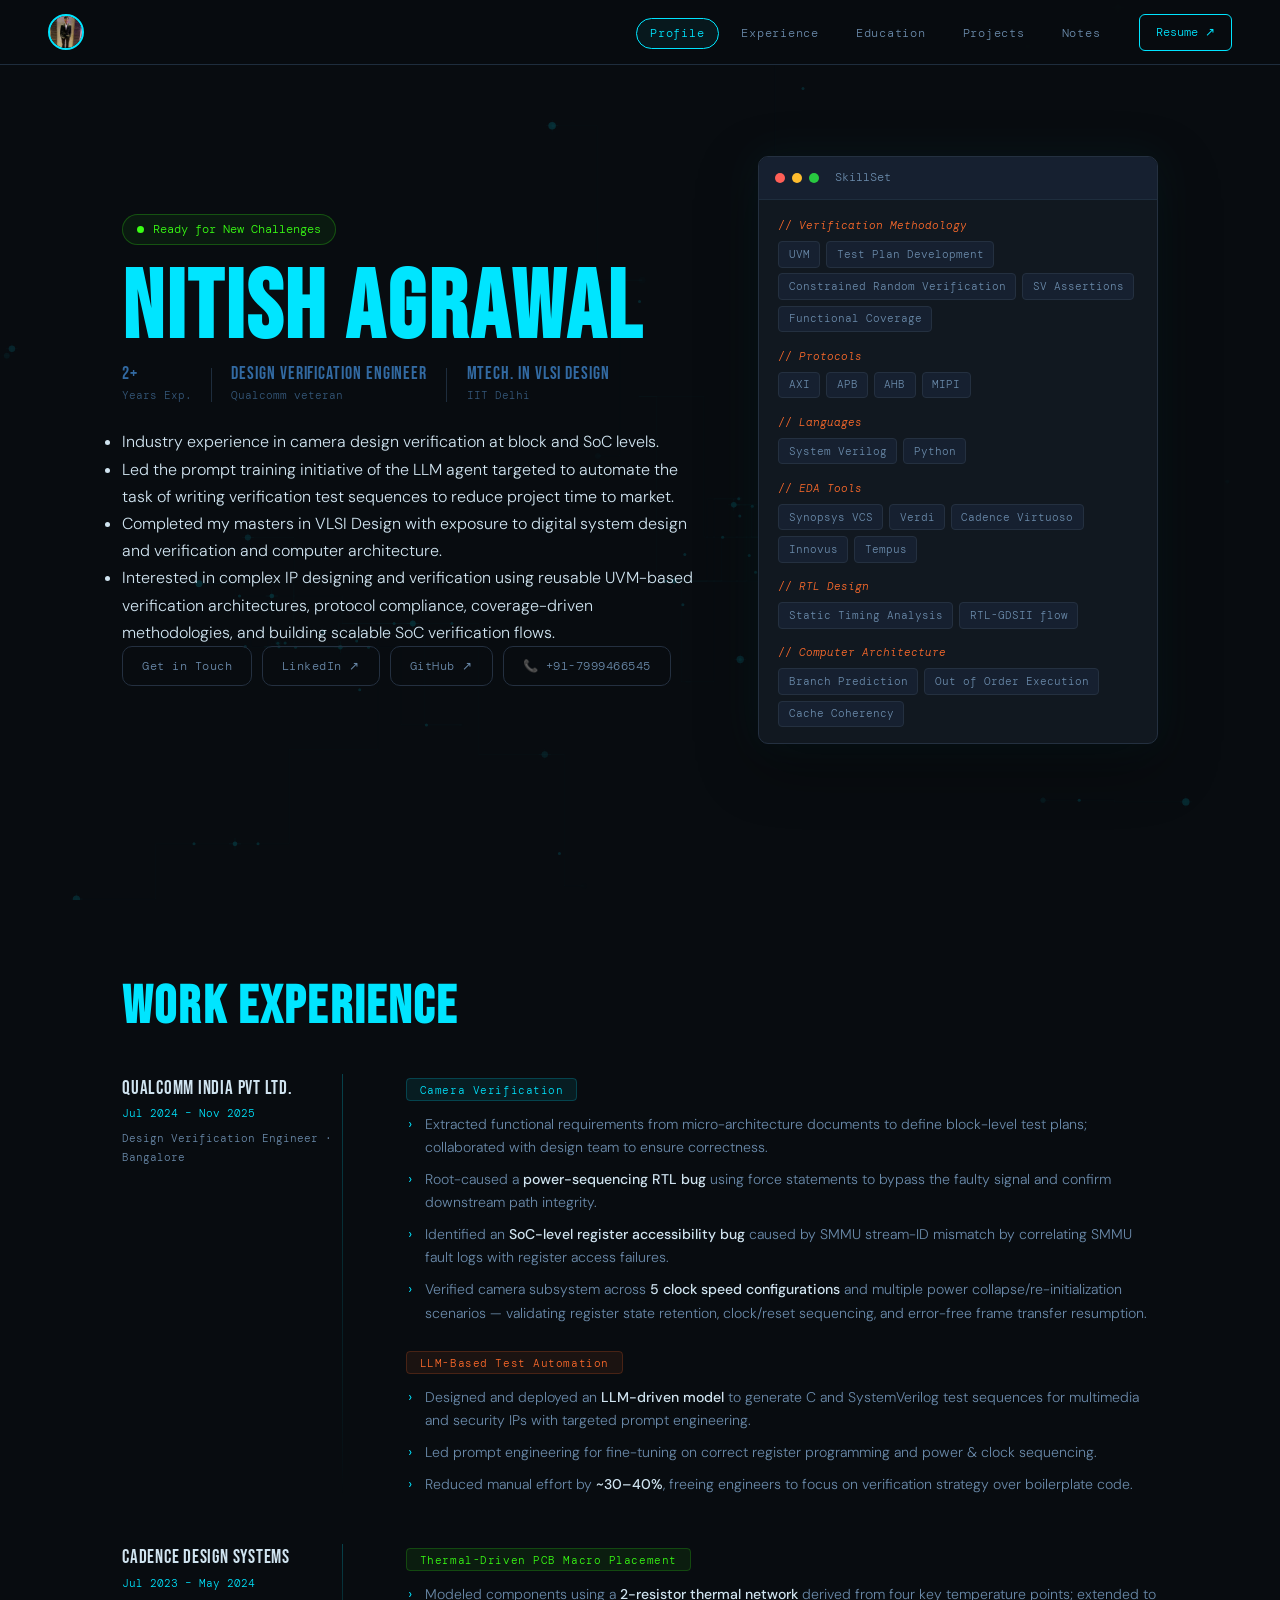
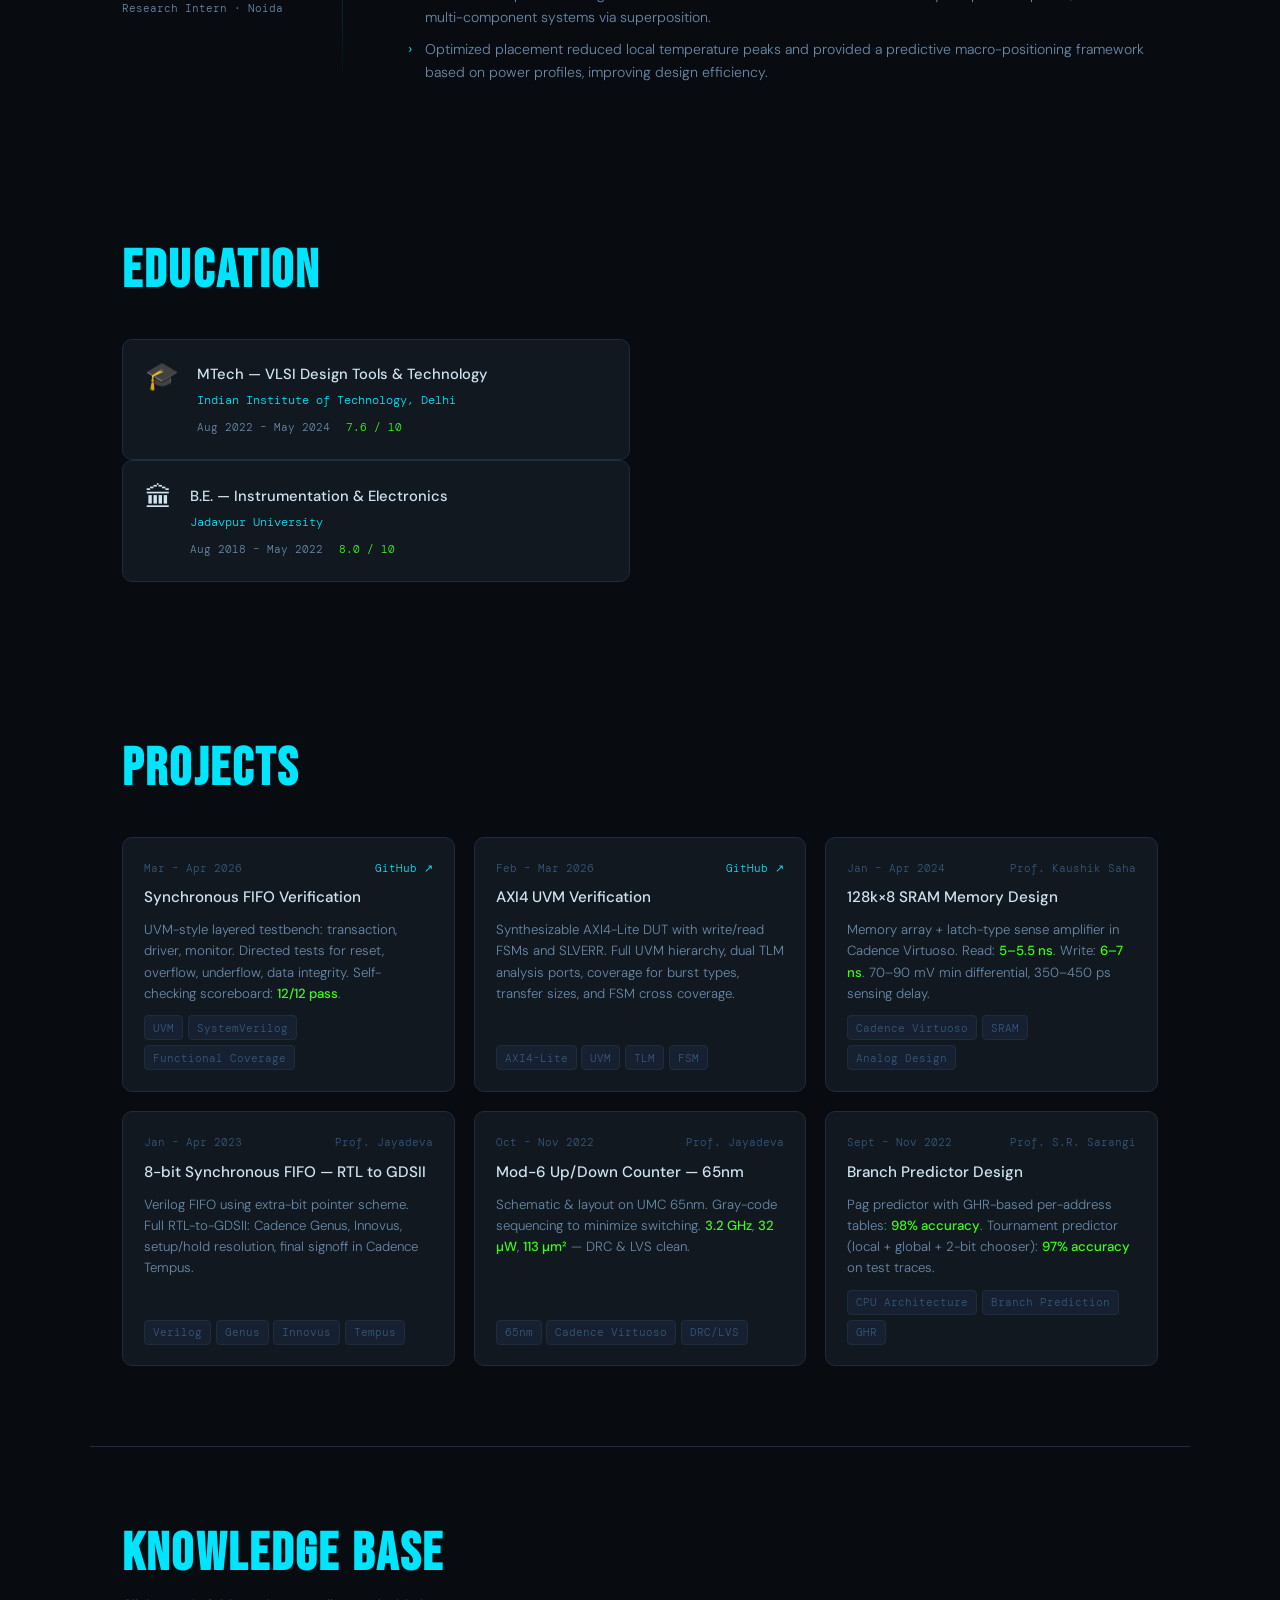
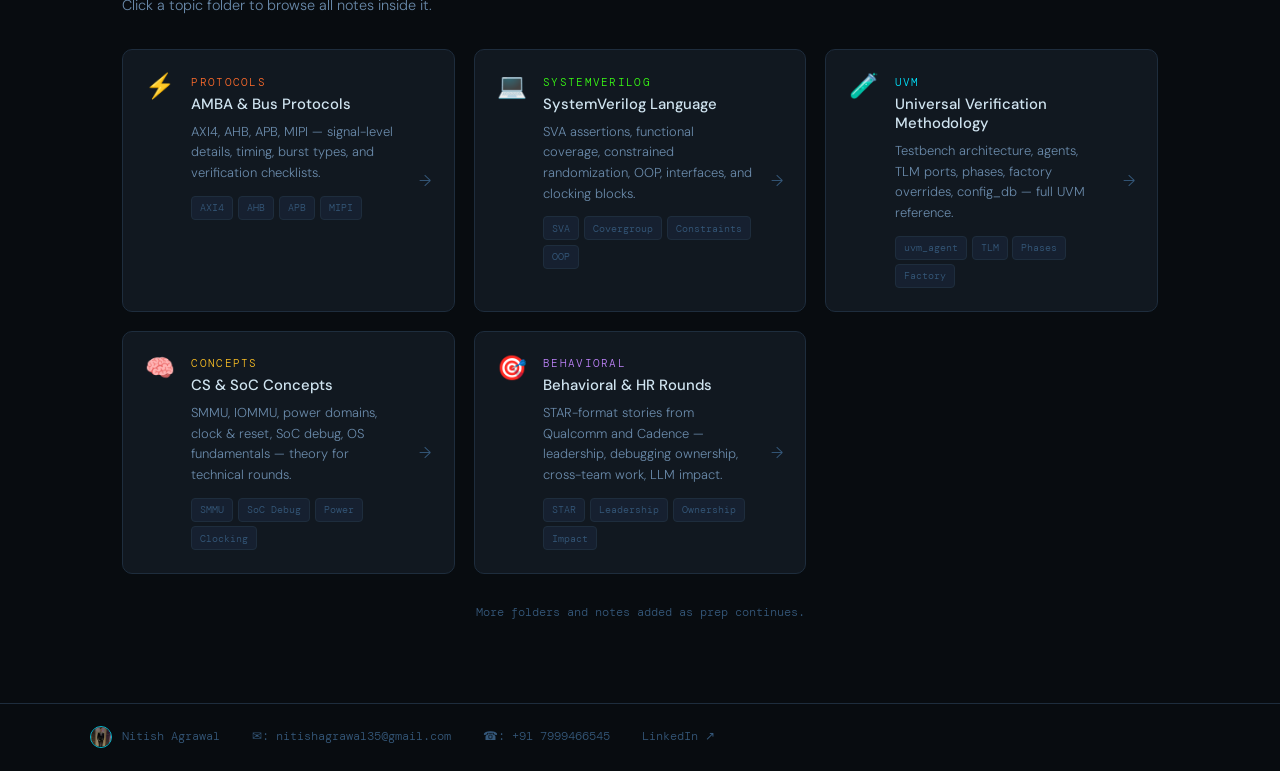
<file: index.html>
<!DOCTYPE html>
<html lang="en">
<head>
  <meta charset="UTF-8" />
  <meta name="viewport" content="width=device-width, initial-scale=1.0"/>
  <title>Nitish Agrawal — Design Verification Engineer</title>
  <link rel="stylesheet" href="style_new.css" />
  <link rel="preconnect" href="https://fonts.googleapis.com">
  <link href="https://fonts.googleapis.com/css2?family=Bebas+Neue&family=DM+Mono:ital,wght@0,400;0,500;1,400&family=DM+Sans:wght@300;400;500&display=swap" rel="stylesheet">
</head>
<body>

  <canvas id="circuitCanvas"></canvas>

  <nav id="mainNav">
    <div class="nav-logo">
      <a href="#profile" class="nav-avatar-link">
        <img src="profile.jpg" alt="Nitish Agrawal" class="nav-avatar-img" />
      </a>
    </div>

    <!-- Desktop links (hidden on mobile) -->
    <ul class="nav-links">
      <li><a href="#profile"    class="nav-link">Profile</a></li>
      <li><a href="#experience" class="nav-link">Experience</a></li>
      <li><a href="#education"  class="nav-link">Education</a></li>
      <li><a href="#projects"  class="nav-link">Projects</a></li>
      <li><a href="#notes"      class="nav-link">Notes</a></li>
     <!-- <li><a href="#contact"     class="nav-link">Contact</a></li>-->
    </ul>

    <!-- Resume — visible on desktop -->
    <a href="resume.pdf" class="nav-resume" target="_blank">Resume ↗</a>

      <!-- Hamburger — visible on mobile only -->
    <button class="nav-hamburger" id="navHamburger" aria-label="Open menu">
      <span></span><span></span><span></span>
    </button>
  </nav>

   <!-- Mobile drawer (slides down when hamburger tapped) -->
  <div class="nav-drawer" id="navDrawer">
    <ul>
      <li><a href="#profile">Profile</a></li>
      <li><a href="#experience">Experience</a></li>
      <li><a href="#education">Education</a></li>
      <li><a href="#projects">Projects</a></li>
      <li><a href="#notes">Notes</a></li>
      <li><a href="resume.pdf" target="_blank" class="drawer-resume">Resume ↗</a></li>
    </ul>
  </div>

  <!-- HERO -->
<section id="profile" class="section hero-section">

  <div class="hero-grid">

    <!-- LEFT SIDE -->
    <div class="hero-left">

      <div class="hero-badge">
        <span class="badge-dot"></span>
        Ready for New Challenges
      </div>

      <h1 class="accent-line hero-name single-line">
        Nitish <span >Agrawal</span>
      </h1>

       <div class="stat-row">
          <div class="stat-item"><span class="stat-num">2+</span><span class="stat-label">Years Exp.</span></div>
          <div class="stat-divider"></div>
          <div class="stat-item"><span class="stat-num">Design Verification Engineer</span><span class="stat-label">Qualcomm veteran</span></div>
          <div class="stat-divider"></div>
          <div class="stat-item"><span class="stat-num">MTech. in VLSI Design</span><span class="stat-label">IIT Delhi</span></div>
        </div>

      <div class="hero-bio">
      <ul>
        <li>Industry experience in camera design verification at block and SoC levels. </li>
        <li>Led the prompt training initiative of the LLM agent targeted to automate the task of writing verification test sequences to reduce project time to market.</li>
        <li>Completed my masters in VLSI Design with exposure to digital system design and verification and computer architecture.</li>
        <li>Interested in complex IP designing and verification using reusable UVM-based verification architectures, protocol compliance, coverage-driven methodologies, and building scalable SoC verification flows.</li>
      </ul>
    </div>
      
      <div class="hero-links">
          <a href="mailto:nitishagrawal35@gmail.com"       class="btn btn-ghost">Get in Touch</a>
          <a href="https://linkedin.com/in/nitish-agrawal" class="btn btn-ghost" target="_blank">LinkedIn ↗</a>
          <a href="https://github.com/nitish-agrawal"      class="btn btn-ghost" target="_blank">GitHub ↗</a>
          <a href="tel:+917999466545" class="btn btn-ghost" target="_blank">📞 +91-7999466545</a>
        </div> 

    </div>

    <!-- RIGHT SIDE -->
    <div class="hero-right">
      <!-- SKILLS -->
      <div class="hero-right">
        <div class="tech-card">
          <div class="tc-header">
            <span class="tc-dot red"></span>
            <span class="tc-dot yellow"></span>
            <span class="tc-dot green"></span>
            <span class="tc-title">SkillSet</span>
          </div>
          <div class="tc-body">
            <!-- Verification Methodology -->
            <div class="tc-section">
              <span class="tc-key">// Verification Methodology</span>
              <div class="tc-vals">
                <span>UVM</span>
                <span>Test Plan Development</span>
                <span>Constrained Random Verification</span>
                <span>SV Assertions</span>
                <span>Functional Coverage</span>
              </div>
            </div>
            <!-- Protocols -->
            <div class="tc-section">
              <span class="tc-key">// Protocols</span>
              <div class="tc-vals"><span>AXI</span><span>APB</span><span>AHB</span><span>MIPI</span></div>
            </div>
            <!-- Languages, Scripting -->
            <div class="tc-section">
              <span class="tc-key">// Languages</span>
              <div class="tc-vals"><span>System Verilog</span><span>Python</span></div>
            </div>
           <!-- EDA Tools -->
            <div class="tc-section">
              <span class="tc-key">// EDA Tools</span>
              <div class="tc-vals"><span>Synopsys VCS</span><span>Verdi</span><span>Cadence Virtuoso</span><span>Innovus</span><span>Tempus</span></div>
            </div>
            <!-- Physical Design -->
            <div class="tc-section">
              <span class="tc-key">// RTL Design</span>
              <div class="tc-vals"><span>Static Timing Analysis</span><span>RTL-GDSII flow</span></div>
            </div>
            <!--Computer Architecure-->
            <div class="tc-section"><span class="tc-key">// Computer Architecture</span>
            <div class="tc-vals"><span>Branch Prediction</span><span>Out of Order Execution</span><span>Cache Coherency</span></div>
          </div>
        </div>
      </div>

    </div>

  </div>

</section>

  <!-- EXPERIENCE -->
  <section id="experience" class="section">
    <h2 class="section-title"><em>Work Experience</em></h2>
    <div class="timeline">

      <div class="tl-item reveal">
        <div class="tl-meta">
          <span class="tl-company">Qualcomm India Pvt Ltd.</span>
          <span class="tl-period">Jul 2024 – Nov 2025</span>
          <span class="tl-role">Design Verification Engineer · Bangalore</span>
        </div>
        <div class="tl-content">
          <div class="tl-project">
            <div class="tl-proj-header"><span class="proj-tag cam">Camera Verification</span></div>
            <ul class="tl-bullets">
              <li>Extracted functional requirements from micro-architecture documents to define block-level test plans; collaborated with design team to ensure correctness.</li>
              <li>Root-caused a <strong>power-sequencing RTL bug</strong> using force statements to bypass the faulty signal and confirm downstream path integrity.</li>
              <li>Identified an <strong>SoC-level register accessibility bug</strong> caused by SMMU stream-ID mismatch by correlating SMMU fault logs with register access failures.</li>
              <li>Verified camera subsystem across <strong>5 clock speed configurations</strong> and multiple power collapse/re-initialization scenarios — validating register state retention, clock/reset sequencing, and error-free frame transfer resumption.</li>
            </ul>
          </div>
          <div class="tl-project">
            <div class="tl-proj-header"><span class="proj-tag llm">LLM-Based Test Automation</span></div>
            <ul class="tl-bullets">
              <li>Designed and deployed an <strong>LLM-driven model</strong> to generate C and SystemVerilog test sequences for multimedia and security IPs with targeted prompt engineering.</li>
              <li>Led prompt engineering for fine-tuning on correct register programming and power &amp; clock sequencing.</li>
              <li>Reduced manual effort by <strong>~30–40%</strong>, freeing engineers to focus on verification strategy over boilerplate code.</li>
            </ul>
          </div>
        </div>
      </div>

      <div class="tl-item reveal">
        <div class="tl-meta">
          <span class="tl-company">Cadence Design Systems</span>
          <span class="tl-period">Jul 2023 – May 2024</span>
          <span class="tl-role">Research Intern · Noida</span>
        </div>
        <div class="tl-content">
          <div class="tl-project">
            <div class="tl-proj-header"><span class="proj-tag thermal">Thermal-Driven PCB Macro Placement</span></div>
            <ul class="tl-bullets">
              <li>Modeled components using a <strong>2-resistor thermal network</strong> derived from four key temperature points; extended to multi-component systems via superposition.</li>
              <li>Optimized placement reduced local temperature peaks and provided a predictive macro-positioning framework based on power profiles, improving design efficiency.</li>
            </ul>
          </div>
        </div>
      </div>

    </div>
  </section>

  <!-- EDUCATION -->
  <section id="education" class="section edu-section">
    <h2 class="section-title"><em>Education</em></h2>
    <div class="edu-grid">
      <div class="edu-card reveal">
        <div class="edu-icon">🎓</div>
        <div class="edu-info">
          <h3>MTech — VLSI Design Tools &amp; Technology</h3>
          <p class="edu-institute">Indian Institute of Technology, Delhi</p>
          <div class="edu-meta"><span>Aug 2022 – May 2024</span><span class="edu-gpa">7.6 / 10</span></div>
        </div>
      </div>
      </div>
      <div class="edu-grid">
      <div class="edu-card reveal">
        <div class="edu-icon">🏛</div>
        <div class="edu-info">
          <h3>B.E. — Instrumentation &amp; Electronics</h3>
          <p class="edu-institute">Jadavpur University</p>
          <div class="edu-meta"><span>Aug 2018 – May 2022</span><span class="edu-gpa">8.0 / 10</span></div>
        </div>
      </div>
    </div>
  </section>

  <!-- PROJECTS -->
  <section id="projects" class="section">
    <h2 class="section-title"><em>Projects</em></h2>
    <div class="proj-grid">

      <div class="proj-card reveal">
        <div class="proj-top"><span class="proj-period">Mar – Apr 2026</span><a href="https://github.com/nitish-agrawal" class="proj-gh" target="_blank">GitHub ↗</a></div>
        <h3 class="proj-title">Synchronous FIFO Verification</h3>
        <p class="proj-desc">UVM-style layered testbench: transaction, driver, monitor. Directed tests for reset, overflow, underflow, data integrity. Self-checking scoreboard: <strong>12/12 pass</strong>.</p>
        <div class="proj-tags"><span>UVM</span><span>SystemVerilog</span><span>Functional Coverage</span></div>
      </div>

      <div class="proj-card reveal">
        <div class="proj-top"><span class="proj-period">Feb – Mar 2026</span><a href="https://github.com/nitish-agrawal" class="proj-gh" target="_blank">GitHub ↗</a></div>
        <h3 class="proj-title">AXI4 UVM Verification</h3>
        <p class="proj-desc">Synthesizable AXI4-Lite DUT with write/read FSMs and SLVERR. Full UVM hierarchy, dual TLM analysis ports, coverage for burst types, transfer sizes, and FSM cross coverage.</p>
        <div class="proj-tags"><span>AXI4-Lite</span><span>UVM</span><span>TLM</span><span>FSM</span></div>
      </div>

      <div class="proj-card reveal">
        <div class="proj-top"><span class="proj-period">Jan – Apr 2024</span><span class="proj-collab">Prof. Kaushik Saha</span></div>
        <h3 class="proj-title">128k×8 SRAM Memory Design</h3>
        <p class="proj-desc">Memory array + latch-type sense amplifier in Cadence Virtuoso. Read: <strong>5–5.5 ns</strong>. Write: <strong>6–7 ns</strong>. 70–90 mV min differential, 350–450 ps sensing delay.</p>
        <div class="proj-tags"><span>Cadence Virtuoso</span><span>SRAM</span><span>Analog Design</span></div>
      </div>

      <div class="proj-card reveal">
        <div class="proj-top"><span class="proj-period">Jan – Apr 2023</span><span class="proj-collab">Prof. Jayadeva</span></div>
        <h3 class="proj-title">8-bit Synchronous FIFO — RTL to GDSII</h3>
        <p class="proj-desc">Verilog FIFO using extra-bit pointer scheme. Full RTL-to-GDSII: Cadence Genus, Innovus, setup/hold resolution, final signoff in Cadence Tempus.</p>
        <div class="proj-tags"><span>Verilog</span><span>Genus</span><span>Innovus</span><span>Tempus</span></div>
      </div>

      <div class="proj-card reveal">
        <div class="proj-top"><span class="proj-period">Oct – Nov 2022</span><span class="proj-collab">Prof. Jayadeva</span></div>
        <h3 class="proj-title">Mod-6 Up/Down Counter — 65nm</h3>
        <p class="proj-desc">Schematic &amp; layout on UMC 65nm. Gray-code sequencing to minimize switching. <strong>3.2 GHz</strong>, <strong>32 µW</strong>, <strong>113 µm²</strong> — DRC &amp; LVS clean.</p>
        <div class="proj-tags"><span>65nm</span><span>Cadence Virtuoso</span><span>DRC/LVS</span></div>
      </div>

      <div class="proj-card reveal">
        <div class="proj-top"><span class="proj-period">Sept – Nov 2022</span><span class="proj-collab">Prof. S.R. Sarangi</span></div>
        <h3 class="proj-title">Branch Predictor Design</h3>
        <p class="proj-desc">Pag predictor with GHR-based per-address tables: <strong>98% accuracy</strong>. Tournament predictor (local + global + 2-bit chooser): <strong>97% accuracy</strong> on test traces.</p>
        <div class="proj-tags"><span>CPU Architecture</span><span>Branch Prediction</span><span>GHR</span></div>
      </div>

    </div>
  </section>

  <!-- INTERVIEW NOTES -->
  <section id="notes" class="section notes-section">
    <h2 class="section-title"><em>Knowledge Base</em></h2>
    <p class="section-sub">Click a topic folder to browse all notes inside it.</p>

    <!-- =====================================================
      FOLDER CARDS
      To add a new topic folder:
        1. Copy one <a class="folder-card"> block below
        2. Change: href, folder-color style, folder-icon,
                   folder-topic, folder-name, folder-desc, pills
        3. Create the matching notes/FOLDERNAME/index.html
        4. git add . && git commit && git push
    ===================================================== -->
    <div class="folder-grid">

      <a href="notes/protocols/index.html" class="folder-card reveal">
        <div class="folder-stripe" style="background:var(--accent2);"></div>
        <div class="folder-icon">⚡</div>
        <div class="folder-body">
          <span class="folder-topic" style="color:var(--accent2);">Protocols</span>
          <h3 class="folder-name">AMBA &amp; Bus Protocols</h3>
          <p class="folder-desc">AXI4, AHB, APB, MIPI — signal-level details, timing, burst types, and verification checklists.</p>
          <div class="folder-pills"><span>AXI4</span><span>AHB</span><span>APB</span><span>MIPI</span></div>
        </div>
        <span class="folder-arrow">→</span>
      </a>

      <a href="notes/systemverilog/index.html" class="folder-card reveal">
        <div class="folder-stripe" style="background:var(--accent3);"></div>
        <div class="folder-icon">💻</div>
        <div class="folder-body">
          <span class="folder-topic" style="color:var(--accent3);">SystemVerilog</span>
          <h3 class="folder-name">SystemVerilog Language</h3>
          <p class="folder-desc">SVA assertions, functional coverage, constrained randomization, OOP, interfaces, and clocking blocks.</p>
          <div class="folder-pills"><span>SVA</span><span>Covergroup</span><span>Constraints</span><span>OOP</span></div>
        </div>
        <span class="folder-arrow">→</span>
      </a>

      <a href="notes/uvm/index.html" class="folder-card reveal">
        <div class="folder-stripe" style="background:var(--accent);"></div>
        <div class="folder-icon">🧪</div>
        <div class="folder-body">
          <span class="folder-topic" style="color:var(--accent);">UVM</span>
          <h3 class="folder-name">Universal Verification Methodology</h3>
          <p class="folder-desc">Testbench architecture, agents, TLM ports, phases, factory overrides, config_db — full UVM reference.</p>
          <div class="folder-pills"><span>uvm_agent</span><span>TLM</span><span>Phases</span><span>Factory</span></div>
        </div>
        <span class="folder-arrow">→</span>
      </a>

      <a href="notes/concepts/index.html" class="folder-card reveal">
        <div class="folder-stripe" style="background:#fbbf24;"></div>
        <div class="folder-icon">🧠</div>
        <div class="folder-body">
          <span class="folder-topic" style="color:#fbbf24;">Concepts</span>
          <h3 class="folder-name">CS &amp; SoC Concepts</h3>
          <p class="folder-desc">SMMU, IOMMU, power domains, clock &amp; reset, SoC debug, OS fundamentals — theory for technical rounds.</p>
          <div class="folder-pills"><span>SMMU</span><span>SoC Debug</span><span>Power</span><span>Clocking</span></div>
        </div>
        <span class="folder-arrow">→</span>
      </a>

      <a href="notes/behavioral/index.html" class="folder-card reveal">
        <div class="folder-stripe" style="background:#c084fc;"></div>
        <div class="folder-icon">🎯</div>
        <div class="folder-body">
          <span class="folder-topic" style="color:#c084fc;">Behavioral</span>
          <h3 class="folder-name">Behavioral &amp; HR Rounds</h3>
          <p class="folder-desc">STAR-format stories from Qualcomm and Cadence — leadership, debugging ownership, cross-team work, LLM impact.</p>
          <div class="folder-pills"><span>STAR</span><span>Leadership</span><span>Ownership</span><span>Impact</span></div>
        </div>
        <span class="folder-arrow">→</span>
      </a>

    </div>
    <p class="notes-cta">More folders and notes added as prep continues.</p>
  </section>

  <footer>
    <div class="footer-inner">
      <span style="display:flex;align-items:center;gap:0.6rem;"><img src="profile.jpg" alt="" style="width:22px;height:22px;border-radius:50%;object-fit:cover;border:1px solid var(--accent);opacity:0.8;" /> Nitish Agrawal</span>
      
      <span><a href="mailto:nitishagrawal35@gmail.com" > ✉: nitishagrawal35@gmail.com </a></span>
      <span><a href="tel:+917999466545"> ☎: +91 7999466545 </a></span>
      <span><a href="https://linkedin.com/in/nitish-agrawal" target="_blank"> LinkedIn ↗ </a></span> 
    </div>
    
  </footer>

  <script src="script_new.js"></script>
</body>
</html>
</file>
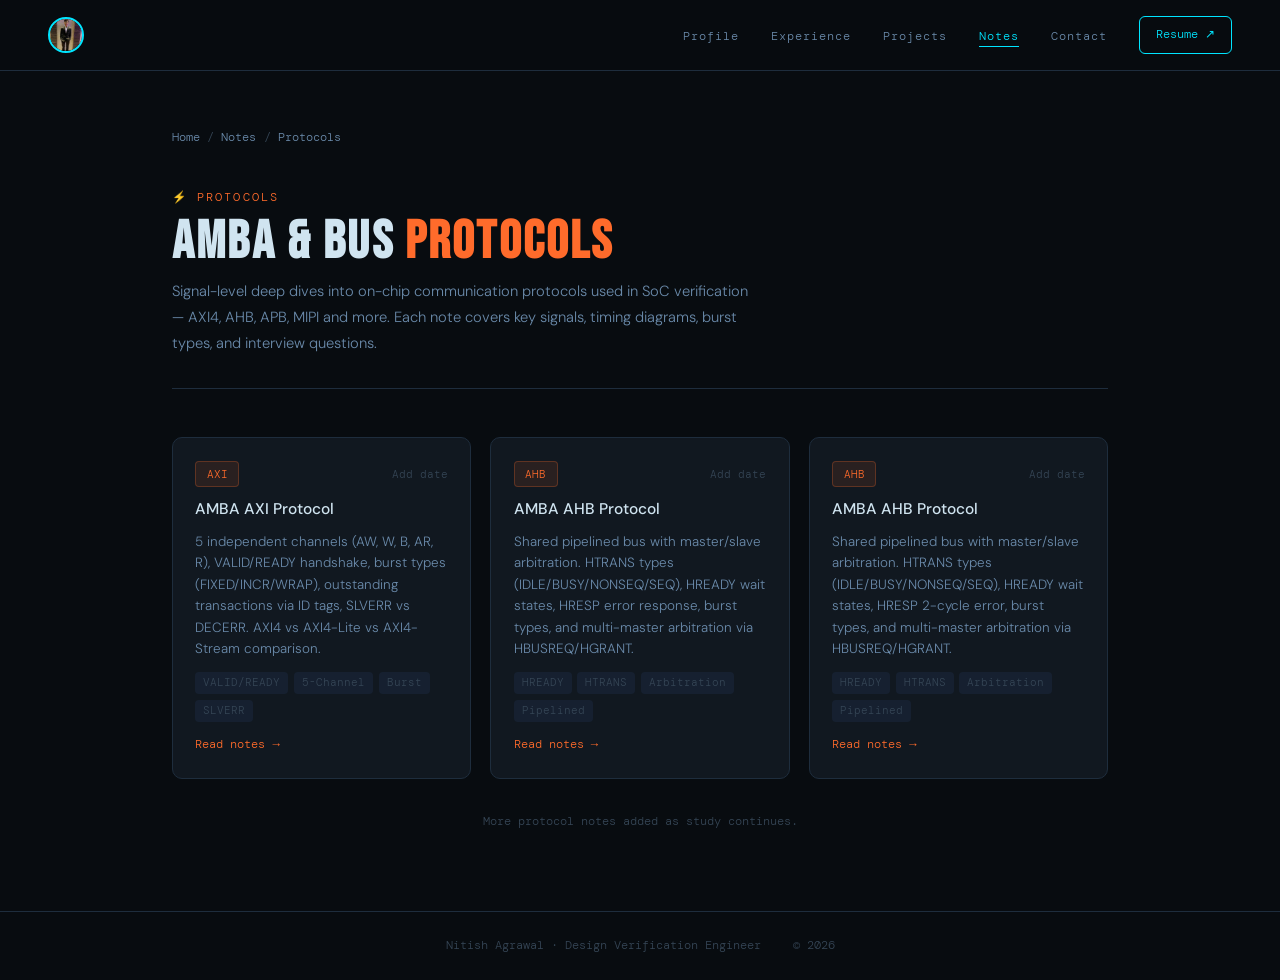
<file: notes/protocols/index.html>
<!DOCTYPE html>
<html lang="en">
<head>
  <meta charset="UTF-8" /><meta name="viewport" content="width=device-width, initial-scale=1.0"/>
  <title>Protocols — Nitish Agrawal</title>
  <link rel="preconnect" href="https://fonts.googleapis.com">
  <link href="https://fonts.googleapis.com/css2?family=Bebas+Neue&family=DM+Mono:ital,wght@0,400;0,500;1,400&family=DM+Sans:wght@300;400;500&display=swap" rel="stylesheet">
  <link rel="stylesheet" href="../shared.css" />
</head>
<body class="protocols">

<nav>
  <div class="nav-logo">
    <a href="../../index.html" class="nav-avatar-link">
      <img src="../../profile.jpg" alt="Nitish" class="nav-avatar-img" />
    </a>
  </div>
  <ul class="nav-links">
    <li><a href="../../index.html#profile"    class="nav-link">Profile</a></li>
    <li><a href="../../index.html#experience" class="nav-link">Experience</a></li>
    <li><a href="../../index.html#projects"   class="nav-link">Projects</a></li>
    <li><a href="../../index.html#notes"      class="nav-link active">Notes</a></li>
    <li><a href="../../index.html#contact"    class="nav-link">Contact</a></li>
  </ul>
  <a href="../../resume.pdf" class="nav-resume" target="_blank">Resume ↗</a>
</nav>

<main class="hub-page">
  <div class="breadcrumb">
    <a href="../../index.html">Home</a>
    <span class="sep">/</span>
    <a href="../../index.html#notes">Notes</a>
    <span class="sep">/</span>
    <span class="current">Protocols</span>
  </div>

  <header class="hub-header">
    <span class="hub-eyebrow" style="color:var(--accent2);">⚡ Protocols</span>
    <h2 class="hub-title">AMBA &amp; Bus <em style="color:var(--accent2);">Protocols</em></h2>
    <p class="hub-desc">
      Signal-level deep dives into on-chip communication protocols used in SoC verification —
      AXI4, AHB, APB, MIPI and more. Each note covers key signals, timing diagrams,
      burst types, and interview questions.
    </p>
  </header>

  <!-- =====================================================
    HOW TO ADD A NEW PROTOCOL NOTE:
    1. Copy one <a class="note-card"> block below
    2. Change: href, card-date, card-title, card-summary, card-tags
    3. Create that .html file by copying _template.html
    4. git add . && git commit -m "Add APB notes" && git push
  ===================================================== -->
  <div class="notes-grid">

    <a class="note-card" href="axi-protocol.html">
      <div class="card-top">
        <span class="card-badge badge-protocols">AXI</span>
        <span class="card-date">Add date</span>
      </div>
      <h3 class="card-title">AMBA AXI Protocol</h3>
      <p class="card-summary">
        5 independent channels (AW, W, B, AR, R), VALID/READY handshake,
        burst types (FIXED/INCR/WRAP), outstanding transactions via ID tags,
        SLVERR vs DECERR. AXI4 vs AXI4-Lite vs AXI4-Stream comparison.
      </p>
      <div class="card-tags">
        <span>VALID/READY</span><span>5-Channel</span><span>Burst</span><span>SLVERR</span>
      </div>
      <span class="card-link">Read notes →</span>
    </a>

    <a class="note-card" href="ahb-protocol.html">
      <div class="card-top">
        <span class="card-badge badge-protocols">AHB</span>
        <span class="card-date">Add date</span>
      </div>
      <h3 class="card-title">AMBA AHB Protocol</h3>
      <p class="card-summary">
        Shared pipelined bus with master/slave arbitration. HTRANS types
        (IDLE/BUSY/NONSEQ/SEQ), HREADY wait states, HRESP error response,
        burst types, and multi-master arbitration via HBUSREQ/HGRANT.
      </p>
      <div class="card-tags">
        <span>HREADY</span><span>HTRANS</span><span>Arbitration</span><span>Pipelined</span>
      </div>
      <span class="card-link">Read notes →</span>
    </a>

    <a class="note-card" href="ahb-protocol.html">
      <div class="card-top">
        <span class="card-badge badge-protocols">AHB</span>
        <span class="card-date">Add date</span>
      </div>
      <h3 class="card-title">AMBA AHB Protocol</h3>
      <p class="card-summary">
        Shared pipelined bus with master/slave arbitration. HTRANS types
        (IDLE/BUSY/NONSEQ/SEQ), HREADY wait states, HRESP 2-cycle error,
        burst types, and multi-master arbitration via HBUSREQ/HGRANT.
      </p>
      <div class="card-tags">
        <span>HREADY</span><span>HTRANS</span><span>Arbitration</span><span>Pipelined</span>
      </div>
      <span class="card-link">Read notes →</span>
    </a>

    <!-- PASTE NEW CARDS ABOVE THIS LINE -->

  </div>
  <p class="hub-cta">More protocol notes added as study continues.</p>
</main>

<footer>
  <span>Nitish Agrawal · Design Verification Engineer</span>
  <span id="yr"></span>
</footer>
<script>document.getElementById('yr').textContent = '© ' + new Date().getFullYear();</script>

  <script>
  // Mobile hamburger
  (function() {
    var btn = document.getElementById('navHamburger');
    var drawer = document.getElementById('navDrawer');
    if (!btn || !drawer) return;
    btn.addEventListener('click', function(e) {
      e.stopPropagation();
      drawer.classList.toggle('open');
    });
    drawer.querySelectorAll('a').forEach(function(a) {
      a.addEventListener('click', function() { drawer.classList.remove('open'); });
    });
    document.addEventListener('click', function(e) {
      if (!btn.contains(e.target) && !drawer.contains(e.target)) {
        drawer.classList.remove('open');
      }
    });
  })();
  </script>
</body>
</html>
</file>
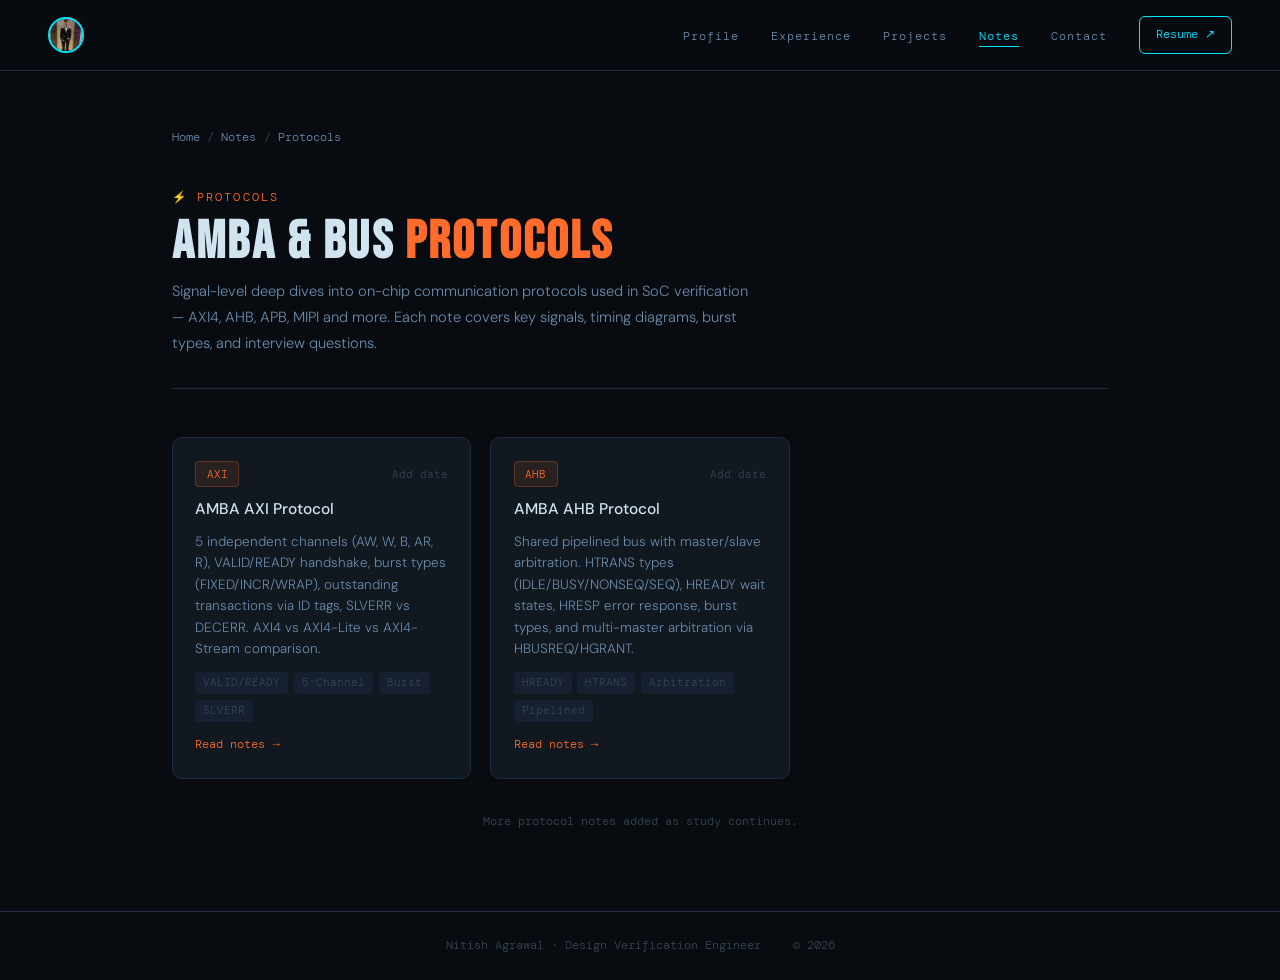
<file: notes/uvm/index.html>
<!DOCTYPE html>
<html lang="en">
<head>
  <meta charset="UTF-8" /><meta name="viewport" content="width=device-width, initial-scale=1.0"/>
  <title>Protocols — Nitish Agrawal</title>
  <link rel="preconnect" href="https://fonts.googleapis.com">
  <link href="https://fonts.googleapis.com/css2?family=Bebas+Neue&family=DM+Mono:ital,wght@0,400;0,500;1,400&family=DM+Sans:wght@300;400;500&display=swap" rel="stylesheet">
  <link rel="stylesheet" href="../shared.css" />
</head>
<body class="protocols">

<nav>
  <div class="nav-logo">
    <a href="../../index.html" class="nav-avatar-link">
      <img src="../../profile.jpg" alt="Nitish" class="nav-avatar-img" />
    </a>
  </div>
  <ul class="nav-links">
    <li><a href="../../index.html#profile"    class="nav-link">Profile</a></li>
    <li><a href="../../index.html#experience" class="nav-link">Experience</a></li>
    <li><a href="../../index.html#projects"   class="nav-link">Projects</a></li>
    <li><a href="../../index.html#notes"      class="nav-link active">Notes</a></li>
    <li><a href="../../index.html#contact"    class="nav-link">Contact</a></li>
  </ul>
  <a href="../../resume.pdf" class="nav-resume" target="_blank">Resume ↗</a>
</nav>

<main class="hub-page">
  <div class="breadcrumb">
    <a href="../../index.html">Home</a>
    <span class="sep">/</span>
    <a href="../../index.html#notes">Notes</a>
    <span class="sep">/</span>
    <span class="current">Protocols</span>
  </div>

  <header class="hub-header">
    <span class="hub-eyebrow" style="color:var(--accent2);">⚡ Protocols</span>
    <h2 class="hub-title">AMBA &amp; Bus <em style="color:var(--accent2);">Protocols</em></h2>
    <p class="hub-desc">
      Signal-level deep dives into on-chip communication protocols used in SoC verification —
      AXI4, AHB, APB, MIPI and more. Each note covers key signals, timing diagrams,
      burst types, and interview questions.
    </p>
  </header>

  <!-- =====================================================
    HOW TO ADD A NEW PROTOCOL NOTE:
    1. Copy one <a class="note-card"> block below
    2. Change: href, card-date, card-title, card-summary, card-tags
    3. Create that .html file by copying _template.html
    4. git add . && git commit -m "Add APB notes" && git push
  ===================================================== -->
  <div class="notes-grid">

    <a class="note-card" href="axi-protocol.html">
      <div class="card-top">
        <span class="card-badge badge-protocols">AXI</span>
        <span class="card-date">Add date</span>
      </div>
      <h3 class="card-title">AMBA AXI Protocol</h3>
      <p class="card-summary">
        5 independent channels (AW, W, B, AR, R), VALID/READY handshake,
        burst types (FIXED/INCR/WRAP), outstanding transactions via ID tags,
        SLVERR vs DECERR. AXI4 vs AXI4-Lite vs AXI4-Stream comparison.
      </p>
      <div class="card-tags">
        <span>VALID/READY</span><span>5-Channel</span><span>Burst</span><span>SLVERR</span>
      </div>
      <span class="card-link">Read notes →</span>
    </a>

    <a class="note-card" href="ahb-protocol.html">
      <div class="card-top">
        <span class="card-badge badge-protocols">AHB</span>
        <span class="card-date">Add date</span>
      </div>
      <h3 class="card-title">AMBA AHB Protocol</h3>
      <p class="card-summary">
        Shared pipelined bus with master/slave arbitration. HTRANS types
        (IDLE/BUSY/NONSEQ/SEQ), HREADY wait states, HRESP error response,
        burst types, and multi-master arbitration via HBUSREQ/HGRANT.
      </p>
      <div class="card-tags">
        <span>HREADY</span><span>HTRANS</span><span>Arbitration</span><span>Pipelined</span>
      </div>
      <span class="card-link">Read notes →</span>
    </a>

    <!-- PASTE NEW CARDS ABOVE THIS LINE -->

  </div>
  <p class="hub-cta">More protocol notes added as study continues.</p>
</main>

<footer>
  <span>Nitish Agrawal · Design Verification Engineer</span>
  <span id="yr"></span>
</footer>
<script>document.getElementById('yr').textContent = '© ' + new Date().getFullYear();</script>
</body>
</html>
</file>
<file: style_new.css>
/* ============================================
   DESIGN TOKENS
   ============================================ */
:root {
  --bg:         #080c10;
  --surface:    #111820;
  --surface2:   #162030;
  --border:     #1e2d3d;
  --border2:    #243040;
  --accent:     #00e5ff;
  --accent2:    #ff6b2b;
  --accent3:    #39ff14;
  --text:       #d0e4f0;
  --text-muted: #6a8aaa;
  --text-dim:   #35587a;
  --text-dim2:  #326aa2;
  --font-display: 'Bebas Neue', sans-serif;
  --font-mono:    'DM Mono', monospace;
  --font-body:    'DM Sans', sans-serif;
  --radius: 10px;
  --tr: 0.22s cubic-bezier(.4,0,.2,1);
}

/* ============================================
   RESET & BASE
   ============================================ */
*, *::before, *::after { box-sizing: border-box; margin: 0; padding: 0; }
html { scroll-behavior: smooth; }
body {
  background: var(--bg);
  color: var(--text);
  font-family: var(--font-body);
  font-weight: 300;
  line-height: 1.7;
  overflow-x: hidden;
}

/* ============================================
   CIRCUIT CANVAS BACKGROUND
   ============================================ */
#circuitCanvas {
  position: fixed;
  inset: 0;
  width: 100%; height: 100%;
  pointer-events: none;
  z-index: 0;
  opacity: 0.18;
}

/* ============================================
   NAV
   ============================================ */
nav {
  position: fixed;
  top: 0; left: 0; right: 0;
  z-index: 200;
  display: flex;
  align-items: center;
  gap: 1.5rem;
  padding: 0.85rem 3rem;
  background: rgba(8,12,16,0.92);
  backdrop-filter: blur(16px);
  border-bottom: 1px solid var(--border);
}

/* avatar logo */
.nav-logo { margin-right: auto; }
.nav-avatar-link { display: flex; align-items: center; text-decoration: none; }
.nav-avatar-img {
  width: 36px; height: 36px;
  border-radius: 50%;
  object-fit: cover;
  object-position: top center;
  border: 2px solid var(--accent);
  transition: box-shadow var(--tr), transform var(--tr);
}
.nav-avatar-img:hover { box-shadow: 0 0 0 3px rgba(0,229,255,0.25); transform: scale(1.05); }

/* desktop links */
.nav-links { display: flex; gap: 0.5rem; list-style: none; }
.nav-link {
  font-family: var(--font-mono);
  font-size: 0.76rem;
  color: var(--text-muted);
  text-decoration: none;
  letter-spacing: 0.06em;
  padding: 0.4rem 0.85rem;
  border-radius: 999px;
  border: 1px solid transparent;
  transition: all var(--tr);
}
.nav-link:hover, .nav-link.active {
  color: var(--accent);
  border-color: var(--accent);
  background: rgba(0,229,255,0.06);
}

/* resume button */
.nav-resume {
  font-family: var(--font-mono);
  font-size: 0.76rem;
  padding: 0.45rem 1rem;
  border: 1px solid var(--accent);
  color: var(--accent);
  border-radius: 6px;
  text-decoration: none;
  transition: all var(--tr);
  white-space: nowrap;
}
.nav-resume:hover { background: var(--accent); color: var(--bg); }

/* hamburger — hidden on desktop */
.nav-hamburger {
  display: none;
  flex-direction: column;
  gap: 5px;
  background: none;
  border: none;
  cursor: pointer;
  padding: 4px;
}
.nav-hamburger span {
  display: block;
  width: 22px; height: 2px;
  background: var(--text-muted);
  border-radius: 2px;
  transition: all var(--tr);
}

/* mobile drawer */
.nav-drawer {
  display: none;
  position: fixed;
  top: 57px; left: 0; right: 0;
  z-index: 190;
  background: rgba(8,12,16,0.97);
  border-bottom: 1px solid var(--border);
  padding: 1rem 1.5rem 1.5rem;
}
.nav-drawer.open { display: block; }
.nav-drawer ul { list-style: none; display: flex; flex-direction: column; gap: 0.5rem; }
.nav-drawer a {
  display: block;
  font-family: var(--font-mono);
  font-size: 0.85rem;
  color: var(--text-muted);
  text-decoration: none;
  padding: 0.55rem 0.75rem;
  border-radius: 6px;
  transition: all var(--tr);
}
.nav-drawer a:hover { color: var(--accent); background: rgba(0,229,255,0.06); }

/* ============================================
   SECTIONS
   ============================================ */
.section {
  position: relative;
  z-index: 1;
  max-width: 1100px;
  margin: 0 auto;
  padding: 5rem 2rem;
}

.section-title {
  font-family: var(--font-display);
  font-size: clamp(2.2rem, 5vw, 3.4rem);
  letter-spacing: 0.04em;
  line-height: 1;
  margin-bottom: 2.5rem;
  color: var(--text);
}
.section-title em { color: var(--accent); font-style: normal; }
.section-sub { color: var(--text-muted); font-size: 0.9rem; margin-bottom: 2rem; margin-top: -1.8rem; }

/* ============================================
   HERO
   ============================================ */
.hero-section {
  min-height: 100vh;
  display: flex;
  align-items: center;
  padding-top: 5rem;
}

.hero-grid {
  display: grid;
  grid-template-columns: 1fr 400px;
  gap: 4rem;
  align-items: center;
  width: 100%;
}

/* badge */
.hero-badge {
  display: inline-flex;
  align-items: center;
  gap: 0.6rem;
  font-family: var(--font-mono);
  font-size: 0.73rem;
  color: var(--accent3);
  border: 1px solid rgba(57,255,20,0.25);
  background: rgba(57,255,20,0.06);
  padding: 0.3rem 0.85rem;
  border-radius: 100px;
  margin-bottom: 1.2rem;
}
.badge-dot {
  width: 7px; height: 7px;
  border-radius: 50%;
  background: var(--accent3);
  animation: blink 1.4s infinite;
}
@keyframes blink { 0%,100%{opacity:1} 50%{opacity:0.2} }

/* name */
.hero-name {
  font-family: var(--font-display);
  font-size: clamp(3.5rem, 8vw, 6rem);
  line-height: 0.95;
  letter-spacing: 0.03em;
  margin-bottom: 0.6rem;
}
.accent-line { color: var(--accent); }

/* role */
.hero-title {
  font-family: var(--font-mono);
  font-size: clamp(0.78rem, 1.2vw, 0.92rem);
  color: var(--text-muted);
  letter-spacing: 0.04em;
  margin-bottom: 1.4rem;
}
.title-sep { color: var(--border2); margin: 0 0.5rem; }

/* stats */
.stat-row { display: flex; align-items: center; gap: 1.2rem; flex-wrap: wrap; margin-bottom: 1.5rem; }
.stat-item { display: flex; flex-direction: column; }
.stat-num {
  font-family: var(--font-display);
  font-size: 1.15rem;
  letter-spacing: 0.05em;
  color: var(--text-dim2);
  line-height: 1;
}
.stat-label { font-family: var(--font-mono); font-size: 0.68rem; color: var(--text-dim); margin-top: 0.15rem; }
.stat-divider { width: 1px; height: 34px; background: var(--border); flex-shrink: 0; }

/* bullet summary */
.hero-bullets {
  list-style: none;
  display: flex;
  flex-direction: column;
  gap: 0.55rem;
  margin-bottom: 1.8rem;
  max-width: 560px;
}
.hero-bullets li {
  font-size: 0.88rem;
  color: var(--text-muted);
  padding-left: 1.2rem;
  position: relative;
  line-height: 1.65;
}
.hero-bullets li::before {
  content: '›';
  position: absolute;
  left: 0;
  color: var(--accent);
  font-family: var(--font-mono);
}

/* CTA buttons */
.hero-links { display: flex; gap: 0.6rem; flex-wrap: wrap; }

.btn {
  font-family: var(--font-mono);
  font-size: 0.76rem;
  padding: 0.55rem 1.2rem;
  border-radius: var(--radius);
  text-decoration: none;
  transition: all var(--tr);
  letter-spacing: 0.04em;
  display: inline-flex;
  align-items: center;
  gap: 0.35rem;
  white-space: nowrap;
}
.btn-primary { background: var(--accent); color: var(--bg); border: 2px solid var(--accent); font-weight: 500; }
.btn-primary:hover { background: transparent; color: var(--accent); }
.btn-ghost { background: transparent; color: var(--text-muted); border: 1px solid var(--border2); }
.btn-ghost:hover { border-color: var(--accent); color: var(--accent); }

/* ============================================
   TECH / SKILL CARD
   ============================================ */
.tech-card {
  background: var(--surface);
  border: 1px solid var(--border2);
  border-radius: var(--radius);
  overflow: hidden;
  box-shadow: 0 0 40px rgba(0,229,255,0.05), 0 20px 60px rgba(0,0,0,0.4);
}
.tc-header {
  display: flex;
  align-items: center;
  gap: 0.45rem;
  padding: 0.7rem 1rem;
  background: var(--surface2);
  border-bottom: 1px solid var(--border);
}
.tc-dot { width: 10px; height: 10px; border-radius: 50%; }
.tc-dot.red    { background: #ff5f57; }
.tc-dot.yellow { background: #febc2e; }
.tc-dot.green  { background: #28c840; }
.tc-title { font-family: var(--font-mono); font-size: 0.73rem; color: var(--text-muted); margin-left: 0.5rem; }
.tc-body { padding: 1rem 1.2rem; display: flex; flex-direction: column; gap: 0.9rem; }
.tc-key { display: block; font-family: var(--font-mono); font-size: 0.68rem; color: var(--accent2); font-style: italic; margin-bottom: 0.4rem; }
.tc-vals { display: flex; flex-wrap: wrap; gap: 0.35rem; }
.tc-vals span {
  font-family: var(--font-mono);
  font-size: 0.7rem;
  padding: 0.18rem 0.6rem;
  background: var(--surface2);
  border: 1px solid var(--border2);
  border-radius: 4px;
  color: var(--text-muted);
  transition: all var(--tr);
}
.tc-vals span:hover { border-color: var(--accent); color: var(--accent); }

/* ============================================
   TIMELINE (Experience)
   ============================================ */
.timeline { display: flex; flex-direction: column; gap: 3rem; }

.tl-item {
  display: grid;
  grid-template-columns: 220px 1fr;
  gap: 2rem;
  position: relative;
}
.tl-item::before {
  content: '';
  position: absolute;
  left: 220px;
  top: 0; bottom: 0;
  width: 1px;
  background: linear-gradient(to bottom, var(--accent), transparent);
  opacity: 0.25;
}
.tl-meta { display: flex; flex-direction: column; gap: 0.35rem; padding-top: 0.2rem; }
.tl-company { font-family: var(--font-display); font-size: 1.2rem; letter-spacing: 0.04em; color: var(--text); line-height: 1.1; }
.tl-period   { font-family: var(--font-mono); font-size: 0.7rem; color: var(--accent); }
.tl-role     { font-family: var(--font-mono); font-size: 0.7rem; color: var(--text-muted); }
.tl-content  { display: flex; flex-direction: column; gap: 1.4rem; padding-left: 2rem; }
.tl-proj-header { margin-bottom: 0.7rem; }
.proj-tag { font-family: var(--font-mono); font-size: 0.7rem; padding: 0.22rem 0.8rem; border-radius: 4px; letter-spacing: 0.05em; }
.proj-tag.cam     { background: rgba(0,229,255,0.08); color: var(--accent);  border: 1px solid rgba(0,229,255,0.2); }
.proj-tag.llm     { background: rgba(255,107,43,0.08); color: var(--accent2); border: 1px solid rgba(255,107,43,0.2); }
.proj-tag.thermal { background: rgba(57,255,20,0.07); color: var(--accent3); border: 1px solid rgba(57,255,20,0.2); }
.tl-bullets { list-style: none; display: flex; flex-direction: column; gap: 0.55rem; }
.tl-bullets li {
  font-size: 0.88rem;
  color: var(--text-muted);
  padding-left: 1.2rem;
  position: relative;
  line-height: 1.65;
}
.tl-bullets li::before { content: '›'; position: absolute; left: 0; color: var(--accent); font-family: var(--font-mono); }
.tl-bullets strong { color: var(--text); font-weight: 500; }

/* ============================================
   EDUCATION
   ============================================ */
.edu-grid { display: grid; grid-template-columns: 1fr 1fr; gap: 1.2rem; }
.edu-card {
  display: flex;
  align-items: flex-start;
  gap: 1.1rem;
  background: var(--surface);
  border: 1px solid var(--border);
  border-radius: var(--radius);
  padding: 1.4rem;
  transition: all var(--tr);
}
.edu-card:hover { border-color: var(--accent); box-shadow: 0 0 20px rgba(0,229,255,0.05); }
.edu-icon { font-size: 1.7rem; line-height: 1; flex-shrink: 0; }
.edu-info h3 { font-family: var(--font-body); font-size: 0.92rem; font-weight: 500; color: var(--text); margin-bottom: 0.25rem; }
.edu-institute { font-family: var(--font-mono); font-size: 0.73rem; color: var(--accent); margin-bottom: 0.45rem; }
.edu-meta { display: flex; gap: 1rem; font-family: var(--font-mono); font-size: 0.7rem; color: var(--text-muted); flex-wrap: wrap; }
.edu-gpa { color: var(--accent3); }

/* ============================================
   PROJECTS
   ============================================ */
.proj-grid {
  display: grid;
  grid-template-columns: repeat(3, 1fr);
  gap: 1.2rem;
}
.proj-card {
  background: var(--surface);
  border: 1px solid var(--border);
  border-radius: var(--radius);
  padding: 1.3rem;
  display: flex;
  flex-direction: column;
  gap: 0.7rem;
  transition: all var(--tr);
  position: relative;
  overflow: hidden;
}
.proj-card::after {
  content: '';
  position: absolute;
  top: 0; left: 0; right: 0;
  height: 2px;
  background: linear-gradient(90deg, var(--accent), var(--accent2));
  transform: scaleX(0);
  transform-origin: left;
  transition: transform 0.3s ease;
}
.proj-card:hover { transform: translateY(-4px); box-shadow: 0 16px 40px rgba(0,0,0,0.4); border-color: var(--border2); }
.proj-card:hover::after { transform: scaleX(1); }
.proj-top { display: flex; justify-content: space-between; align-items: center; }
.proj-period { font-family: var(--font-mono); font-size: 0.68rem; color: var(--text-dim); }
.proj-collab { font-family: var(--font-mono); font-size: 0.68rem; color: var(--text-dim); }
.proj-gh { font-family: var(--font-mono); font-size: 0.68rem; color: var(--accent); text-decoration: none; transition: color var(--tr); }
.proj-gh:hover { color: var(--accent2); }
.proj-title { font-family: var(--font-body); font-size: 0.95rem; font-weight: 500; color: var(--text); line-height: 1.3; }
.proj-desc { font-size: 0.83rem; color: var(--text-muted); line-height: 1.6; flex: 1; }
.proj-desc strong { color: var(--accent3); font-weight: 500; }
.proj-tags { display: flex; flex-wrap: wrap; gap: 0.3rem; }
.proj-tags span {
  font-family: var(--font-mono);
  font-size: 0.67rem;
  padding: 0.15rem 0.5rem;
  background: var(--surface2);
  border-radius: 4px;
  color: var(--text-dim);
  border: 1px solid var(--border);
}

/* ============================================
   NOTES — FOLDER CARDS
   ============================================ */
.notes-section { border-top: 1px solid var(--border); }
.notes-cta { font-family: var(--font-mono); font-size: 0.75rem; color: var(--text-dim); margin-top: 1.8rem; text-align: center; }

.folder-grid {
  display: grid;
  grid-template-columns: repeat(auto-fill, minmax(300px, 1fr));
  gap: 1.2rem;
}
.folder-card {
  position: relative;
  display: flex;
  align-items: flex-start;
  gap: 1rem;
  background: var(--surface);
  border: 1px solid var(--border);
  border-radius: var(--radius);
  padding: 1.4rem;
  text-decoration: none;
  color: inherit;
  overflow: hidden;
  transition: border-color var(--tr), transform var(--tr), box-shadow var(--tr);
}
.folder-card:hover { border-color: var(--border2); transform: translateY(-4px); box-shadow: 0 16px 40px rgba(0,0,0,0.4); }
.folder-stripe {
  position: absolute;
  top: 0; left: 0; right: 0;
  height: 2px;
  transform: scaleX(0);
  transform-origin: left;
  transition: transform 0.3s ease;
}
.folder-card:hover .folder-stripe { transform: scaleX(1); }
.folder-icon { font-size: 1.5rem; line-height: 1; flex-shrink: 0; padding-top: 0.1rem; }
.folder-body { flex: 1; }
.folder-topic { display: block; font-family: var(--font-mono); font-size: 0.67rem; letter-spacing: 0.12em; text-transform: uppercase; margin-bottom: 0.25rem; }
.folder-name { font-family: var(--font-body); font-size: 0.93rem; font-weight: 500; color: var(--text); line-height: 1.3; margin-bottom: 0.45rem; }
.folder-desc { font-size: 0.81rem; color: var(--text-muted); line-height: 1.6; margin-bottom: 0.75rem; }
.folder-pills { display: flex; flex-wrap: wrap; gap: 0.3rem; }
.folder-pills span { font-family: var(--font-mono); font-size: 0.65rem; padding: 0.13rem 0.5rem; background: var(--surface2); border: 1px solid var(--border); border-radius: 4px; color: var(--text-dim); }
.folder-arrow { font-size: 1rem; color: var(--text-dim); align-self: center; flex-shrink: 0; transition: color var(--tr), transform var(--tr); }
.folder-card:hover .folder-arrow { color: var(--text); transform: translateX(4px); }

/* ============================================
   FOOTER
   ============================================ */
footer {
  position: relative;
  z-index: 1;
  border-top: 1px solid var(--border);
  padding: 1.4rem 2.5rem;
}
.footer-inner {
  max-width: 1100px;
  margin: 0 auto;
  display: flex;
  align-items: center;
  gap: 2rem;
  flex-wrap: wrap;
  font-family: var(--font-mono);
  font-size: 0.72rem;
  color: var(--text-dim);
}
.footer-inner a { color: inherit; text-decoration: none; transition: color var(--tr); }
.footer-inner a:hover { color: var(--accent); }
.footer-name { display: flex; align-items: center; gap: 0.5rem; }
.footer-avatar { width: 22px; height: 22px; border-radius: 50%; object-fit: cover; border: 1px solid var(--accent); opacity: 0.8; }

/* ============================================
   SCROLL REVEAL
   ============================================ */
.reveal {
  opacity: 0;
  transform: translateY(22px);
  transition: opacity 0.5s ease, transform 0.5s ease;
}
.reveal.visible { opacity: 1; transform: translateY(0); }

/* ============================================
   RESPONSIVE — TABLET (≤ 900px)
   ============================================ */
@media (max-width: 900px) {
  nav { padding: 0.85rem 1.5rem; gap: 0.75rem; }
  .nav-links  { display: none; }     /* hide desktop links        */
  .nav-resume { display: none; }     /* hide desktop resume btn   */
  .nav-hamburger { display: flex; }  /* show ☰ — this enables menu */

  .section { padding: 4rem 1.5rem; }

  /* hero — push content below the fixed nav */
  .hero-section { padding-top: 7rem; align-items: flex-start; }
  .hero-grid { grid-template-columns: 1fr; gap: 2rem; }
  .hero-name { font-size: clamp(2.8rem, 10vw, 5rem); }
  .hero-title { white-space: normal; font-size: 0.82rem; }
  .stat-row { gap: 0.8rem; }

  .tl-item { grid-template-columns: 1fr; gap: 0.75rem; }
  .tl-item::before { display: none; }
  .tl-content { padding-left: 0; }

  .edu-grid  { grid-template-columns: 1fr; }
  .proj-grid { grid-template-columns: 1fr 1fr; }
}

/* ============================================
   RESPONSIVE — MOBILE (≤ 600px)
   ============================================ */
@media (max-width: 600px) {
  nav { padding: 0.75rem 1rem; }

  .section { padding: 3rem 1.25rem; }

  .hero-section { padding-top: 6rem; }
  .hero-name  { font-size: clamp(2.5rem, 12vw, 3.5rem); }
  .hero-links { gap: 0.5rem; }
  .btn        { font-size: 0.72rem; padding: 0.5rem 0.9rem; }
  .stat-num   { font-size: 1rem; }

  .proj-grid   { grid-template-columns: 1fr; }
  .folder-grid { grid-template-columns: 1fr; }

  .footer-inner {
    gap: 0.75rem;
    font-size: 0.68rem;
    flex-direction: column;
    align-items: flex-start;
  }
}

/* ============================================
   DRAWER — RESUME LINK (highlighted in cyan)
   ============================================ */
.drawer-resume {
  color: var(--accent) !important;
  border: 1px solid rgba(0,229,255,0.35) !important;
  background: rgba(0,229,255,0.07) !important;
  margin-top: 0.3rem;
  font-weight: 500;
}
</file>
<file: notes/shared.css>
/* ============================================================
   _shared.css  —  used by EVERY hub page and note page
   Location: notes/_shared.css
   Referenced as: href="../_shared.css"   (from notes/protocols/)
                  href="../_shared.css"   (from notes/systemverilog/)
   ============================================================ */

/* ── DESIGN TOKENS (same as main site) ── */
:root {
  --bg:         #080c10;
  --surface:    #111820;
  --surface2:   #162030;
  --border:     #1e2d3d;
  --border2:    #243040;
  --accent:     #00e5ff;
  --accent2:    #ff6b2b;
  --accent3:    #39ff14;
  --text:       #d0e4f0;
  --text-muted: #6a8aaa;
  --text-dim:   #354555;
  --font-display: 'Bebas Neue', sans-serif;
  --font-mono:    'DM Mono', monospace;
  --font-body:    'DM Sans', sans-serif;
  --radius: 10px;
  --tr: 0.22s cubic-bezier(.4,0,.2,1);
}

*, *::before, *::after { box-sizing: border-box; margin: 0; padding: 0; }
html { scroll-behavior: smooth; }
body {
  background: var(--bg);
  color: var(--text);
  font-family: var(--font-body);
  font-weight: 300;
  line-height: 1.7;
}

/* ── NAV ─────────────────────────────────────────────────── */
nav {
  position: fixed;
  top: 0; left: 0; right: 0;
  z-index: 100;
  display: flex;
  align-items: center;
  gap: 2rem;
  padding: 1rem 3rem;
  background: rgba(8,12,16,0.92);
  backdrop-filter: blur(16px);
  border-bottom: 1px solid var(--border);
}
/* avatar (logo) */
.nav-logo { margin-right: auto; }
.nav-avatar-link { display: flex; align-items: center; text-decoration: none; }
.nav-avatar-img {
  width: 36px; height: 36px;
  border-radius: 50%;
  object-fit: cover;
  object-position: top center;
  border: 2px solid var(--accent);
  transition: box-shadow var(--tr), transform var(--tr);
}
.nav-avatar-img:hover { box-shadow: 0 0 0 3px rgba(0,229,255,0.25); transform: scale(1.05); }
/* links */
.nav-links { display: flex; gap: 2rem; list-style: none; }
.nav-link {
  font-family: var(--font-mono);
  font-size: 0.78rem;
  color: var(--text-muted);
  text-decoration: none;
  letter-spacing: 0.08em;
  transition: color var(--tr);
  position: relative;
}
.nav-link::after {
  content: '';
  position: absolute;
  bottom: -3px; left: 0; right: 0;
  height: 1px;
  background: var(--accent);
  transform: scaleX(0);
  transition: transform var(--tr);
}
.nav-link:hover, .nav-link.active { color: var(--accent); }
.nav-link:hover::after, .nav-link.active::after { transform: scaleX(1); }
/* resume button */
.nav-resume {
  font-family: var(--font-mono);
  font-size: 0.78rem;
  padding: 0.45rem 1rem;
  border: 1px solid var(--accent);
  color: var(--accent);
  border-radius: 6px;
  text-decoration: none;
  transition: all var(--tr);
}
.nav-resume:hover { background: var(--accent); color: var(--bg); }

/* ── BREADCRUMB ──────────────────────────────────────────── */
.breadcrumb {
  display: flex;
  align-items: center;
  gap: 0.45rem;
  font-family: var(--font-mono);
  font-size: 0.72rem;
  color: var(--text-dim);
  margin-bottom: 2.5rem;
  flex-wrap: wrap;
}
.breadcrumb a { color: var(--text-muted); text-decoration: none; transition: color var(--tr); }
.breadcrumb a:hover { color: var(--accent); }
.breadcrumb .sep { color: var(--text-dim); }
.breadcrumb .current { color: var(--text-muted); }

/* ── HUB PAGE (folder index) ─────────────────────────────── */
.hub-page {
  max-width: 1000px;
  margin: 0 auto;
  padding: 8rem 2rem 5rem;
}

.hub-header {
  margin-bottom: 3rem;
  padding-bottom: 2rem;
  border-bottom: 1px solid var(--border);
}
.hub-eyebrow {
  font-family: var(--font-mono);
  font-size: 0.72rem;
  letter-spacing: 0.18em;
  text-transform: uppercase;
  display: block;
  margin-bottom: 0.5rem;
}
.hub-title {
  font-family: var(--font-display);
  font-size: clamp(2.2rem, 5vw, 3.4rem);
  letter-spacing: 0.04em;
  line-height: 1;
  margin-bottom: 0.6rem;
}
.hub-title em { font-style: normal; }
.hub-desc {
  font-size: 0.92rem;
  color: var(--text-muted);
  max-width: 580px;
  line-height: 1.75;
}

/* Note cards grid (inside hub) */
.notes-grid {
  display: grid;
  grid-template-columns: repeat(auto-fill, minmax(280px, 1fr));
  gap: 1.2rem;
}

.note-card {
  display: flex;
  flex-direction: column;
  gap: 0.75rem;
  background: var(--surface);
  border: 1px solid var(--border);
  border-radius: var(--radius);
  padding: 1.4rem;
  text-decoration: none;
  color: inherit;
  position: relative;
  overflow: hidden;
  transition: border-color var(--tr), transform var(--tr), box-shadow var(--tr);
}
.note-card::before {
  content: '';
  position: absolute;
  top: 0; left: 0; right: 0;
  height: 2px;
  transform: scaleX(0);
  transform-origin: left;
  transition: transform 0.3s ease;
}
.note-card:hover {
  border-color: var(--border2);
  transform: translateY(-3px);
  box-shadow: 0 12px 36px rgba(0,0,0,0.35);
}
.note-card:hover::before { transform: scaleX(1); }

/* Each folder can set its own accent for ::before */
.protocols  .note-card::before { background: linear-gradient(90deg, var(--accent2), var(--accent)); }
.sv         .note-card::before { background: linear-gradient(90deg, var(--accent3), var(--accent)); }
.uvm        .note-card::before { background: linear-gradient(90deg, var(--accent),  var(--accent2)); }
.concepts   .note-card::before { background: linear-gradient(90deg, #fbbf24, var(--accent2)); }
.behavioral .note-card::before { background: linear-gradient(90deg, #c084fc, var(--accent2)); }

.card-top { display: flex; justify-content: space-between; align-items: center; }

.card-badge {
  font-family: var(--font-mono);
  font-size: 0.67rem;
  padding: 0.18rem 0.65rem;
  border-radius: 4px;
}
/* Colours set per-folder via a class on <body> or inline style */
.badge-protocols { background: rgba(255,107,43,0.1); color: var(--accent2); border: 1px solid rgba(255,107,43,0.25); }
.badge-sv        { background: rgba(57,255,20,0.08); color: var(--accent3); border: 1px solid rgba(57,255,20,0.22); }
.badge-uvm       { background: rgba(0,229,255,0.08); color: var(--accent);  border: 1px solid rgba(0,229,255,0.22); }
.badge-concepts  { background: rgba(251,191,36,0.08);color: #fbbf24;        border: 1px solid rgba(251,191,36,0.22); }
.badge-behavioral{ background: rgba(192,132,252,0.08);color:#c084fc;        border: 1px solid rgba(192,132,252,0.22); }

.card-date { font-family: var(--font-mono); font-size: 0.67rem; color: var(--text-dim); }
.card-title { font-family: var(--font-body); font-size: 0.97rem; font-weight: 500; line-height: 1.3; color: var(--text); }
.card-summary { font-size: 0.84rem; color: var(--text-muted); line-height: 1.6; flex: 1; }
.card-tags { display: flex; flex-wrap: wrap; gap: 0.35rem; }
.card-tags span { font-family: var(--font-mono); font-size: 0.66rem; padding: 0.14rem 0.5rem; background: var(--surface2); border-radius: 4px; color: var(--text-dim); }
.card-link {
  font-family: var(--font-mono);
  font-size: 0.77rem;
  color: var(--accent2);
  display: inline-flex;
  align-items: center;
  gap: 0.3rem;
  transition: gap var(--tr), color var(--tr);
  align-self: flex-start;
}
.note-card:hover .card-link { color: var(--accent); gap: 0.6rem; }

.hub-cta {
  font-family: var(--font-mono);
  font-size: 0.75rem;
  color: var(--text-dim);
  margin-top: 2rem;
  text-align: center;
}

/* ── NOTE PAGE (individual note) ─────────────────────────── */
.note-page {
  max-width: 800px;
  margin: 0 auto;
  padding: 8rem 2rem 5rem;
}

.note-header {
  margin-bottom: 3rem;
  padding-bottom: 2rem;
  border-bottom: 1px solid var(--border);
}
.note-eyebrow {
  font-family: var(--font-mono);
  font-size: 0.7rem;
  padding: 0.22rem 0.75rem;
  border-radius: 4px;
  display: inline-block;
  margin-bottom: 1rem;
}
.note-title {
  font-family: var(--font-display);
  font-size: clamp(2rem, 5vw, 3rem);
  letter-spacing: 0.04em;
  line-height: 1.05;
  margin-bottom: 0.75rem;
}
.note-meta {
  display: flex;
  gap: 1.5rem;
  flex-wrap: wrap;
  font-family: var(--font-mono);
  font-size: 0.72rem;
  color: var(--text-muted);
}

/* ── NOTE BODY CONTENT ───────────────────────────────────── */
.note-body { display: flex; flex-direction: column; }

.note-body h2 {
  font-family: var(--font-display);
  font-size: 1.55rem;
  letter-spacing: 0.04em;
  margin: 2.5rem 0 1rem;
  padding-bottom: 0.4rem;
  border-bottom: 1px solid var(--border);
}
.note-body h3 { font-size: 1rem; font-weight: 500; color: var(--text); margin: 1.8rem 0 0.6rem; }
.note-body p  { font-size: 0.92rem; color: var(--text-muted); margin-bottom: 1rem; line-height: 1.8; }

.note-body ul, .note-body ol { margin: 0 0 1.2rem 1.4rem; display: flex; flex-direction: column; gap: 0.4rem; }
.note-body li { font-size: 0.91rem; color: var(--text-muted); line-height: 1.7; }
.note-body strong { color: var(--text); font-weight: 500; }
.note-body em { font-style: normal; }

.note-body pre {
  background: var(--surface);
  border: 1px solid var(--border2);
  border-radius: var(--radius);
  padding: 1.3rem;
  overflow-x: auto;
  margin: 1rem 0 1.5rem;
}
.note-body code { font-family: var(--font-mono); font-size: 0.83rem; line-height: 1.6; color: var(--text); }
.note-body p code, .note-body li code {
  background: var(--surface2);
  padding: 0.1em 0.4em;
  border-radius: 4px;
  font-size: 0.81rem;
  color: var(--accent);
  border: 1px solid var(--border);
}

/* Callout boxes */
.callout      { border-left: 3px solid var(--accent);  background: rgba(0,229,255,0.04); padding: 1rem 1.4rem; border-radius: 0 var(--radius) var(--radius) 0; margin: 1.2rem 0; }
.callout.warn { border-color: var(--accent2); background: rgba(255,107,43,0.04); }
.callout.tip  { border-color: var(--accent3); background: rgba(57,255,20,0.04);  }
.callout p { margin: 0; font-size: 0.87rem; }

/* Table */
.note-body table { width: 100%; border-collapse: collapse; font-family: var(--font-mono); font-size: 0.81rem; margin: 1rem 0 1.5rem; }
.note-body th { background: var(--surface2); padding: 0.6rem 0.9rem; text-align: left; border: 1px solid var(--border2); font-weight: 500; }
.note-body td { padding: 0.55rem 0.9rem; border: 1px solid var(--border); color: var(--text-muted); vertical-align: top; }
.note-body tr:hover td { background: var(--surface); }

hr { border: none; border-top: 1px solid var(--border); margin: 2.5rem 0; }

/* ── FOOTER ──────────────────────────────────────────────── */
footer {
  border-top: 1px solid var(--border);
  padding: 1.5rem 2.5rem;
  font-family: var(--font-mono);
  font-size: 0.72rem;
  color: var(--text-dim);
  display: flex;
  justify-content: center;
  gap: 2rem;
}

/* ── HAMBURGER BUTTON ────────────────────────────────────── */
.nav-hamburger {
  display: none;               /* hidden on desktop */
  flex-direction: column;
  gap: 5px;
  background: none;
  border: none;
  cursor: pointer;
  padding: 4px;
  margin-left: auto;
}
.nav-hamburger span {
  display: block;
  width: 22px; height: 2px;
  background: var(--text-muted);
  border-radius: 2px;
  transition: all 0.22s ease;
}

/* ── MOBILE DRAWER ───────────────────────────────────────── */
.nav-drawer {
  display: none;               /* hidden until .open added by JS */
  position: fixed;
  top: 57px; left: 0; right: 0;
  z-index: 190;
  background: rgba(8,12,16,0.97);
  backdrop-filter: blur(16px);
  border-bottom: 1px solid var(--border);
  padding: 1rem 1.5rem 1.5rem;
}
.nav-drawer.open { display: block; }
.nav-drawer ul   { list-style: none; display: flex; flex-direction: column; gap: 0.4rem; }
.nav-drawer a {
  display: block;
  font-family: var(--font-mono);
  font-size: 0.85rem;
  color: var(--text-muted);
  text-decoration: none;
  padding: 0.55rem 0.75rem;
  border-radius: 6px;
  transition: all 0.22s ease;
}
.nav-drawer a:hover   { color: var(--accent); background: rgba(0,229,255,0.06); }
.drawer-resume {
  color: var(--accent) !important;
  border: 1px solid rgba(0,229,255,0.35) !important;
  background: rgba(0,229,255,0.07) !important;
  margin-top: 0.3rem;
  font-weight: 500;
}

/* ── RESPONSIVE ──────────────────────────────────────────── */
@media (max-width: 900px) {
  nav { padding: 0.85rem 1.5rem; gap: 0.75rem; }
  .nav-links  { display: none; }     /* hide desktop links   */
  .nav-resume { display: none; }     /* move resume to drawer */
  .nav-hamburger { display: flex; }  /* show ☰ button        */

  .hub-page  { padding: 7rem 1.5rem 4rem; }
  .note-page { padding: 7rem 1.5rem 4rem; }
  .notes-grid { grid-template-columns: 1fr 1fr; }
}

@media (max-width: 600px) {
  nav { padding: 0.75rem 1rem; }

  .hub-page  { padding: 6rem 1.2rem 3rem; }
  .note-page { padding: 6rem 1.2rem 3rem; }
  .notes-grid { grid-template-columns: 1fr; }

  .note-body table { font-size: 0.75rem; }
  .note-body th, .note-body td { padding: 0.45rem 0.6rem; }
  .note-body pre { padding: 1rem; font-size: 0.78rem; }
}
</file>
